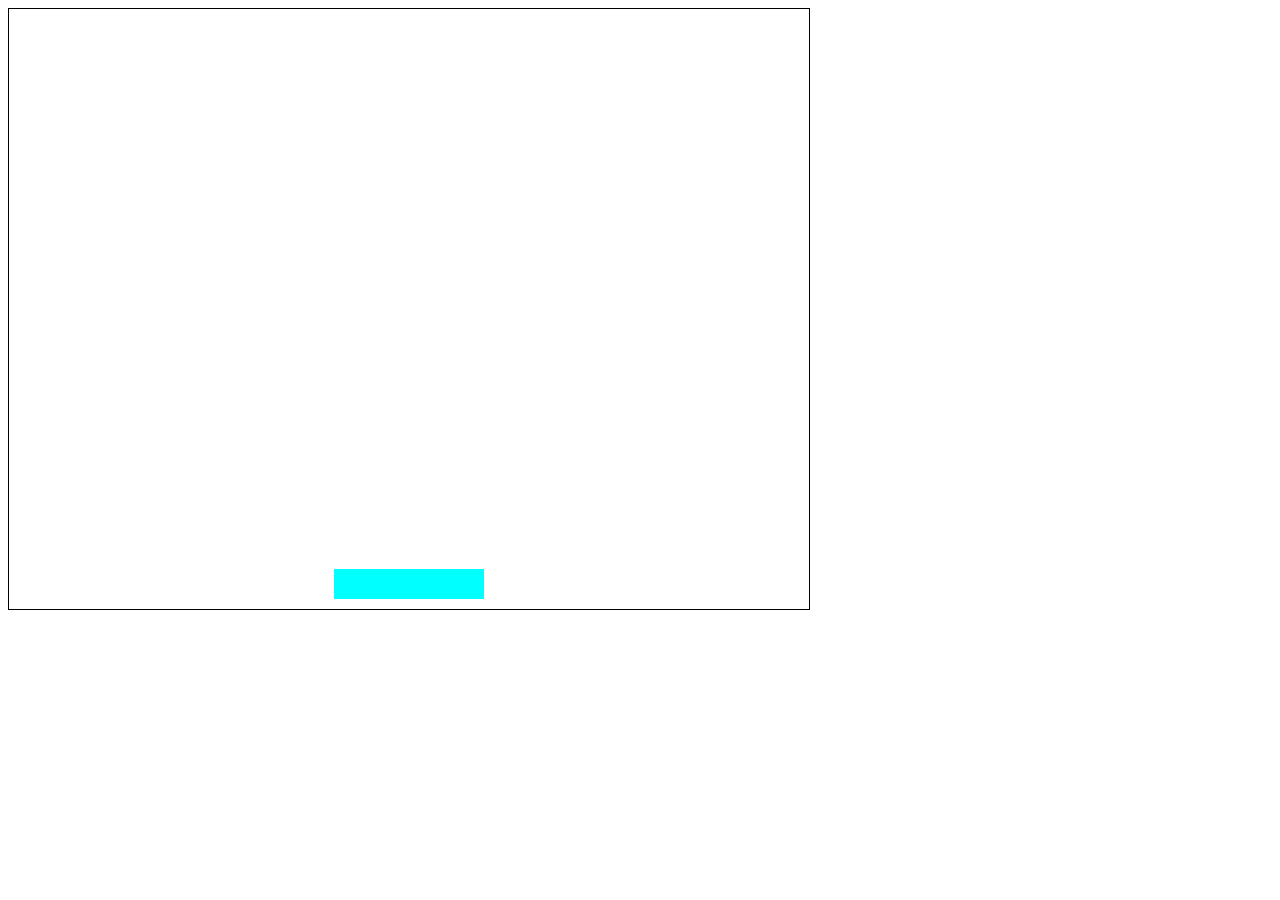
<file: Games/IntroGame/index.html>
<!DOCTYPE html>
<html lang="en">
<head>
    <meta charset="UTF-8">
    <meta name="viewport" content="width=device-width, initial-scale=1.0">
    <title>GameIntro</title>
    <style>
        #gameScreen{
            border: 1px solid black;
        }
    </style>
</head>
<body>
    <canvas id="gameScreen" width="800px" height="600px"></canvas>
    <script src="./src/app.js"></script>
</body>
</html>
</file>
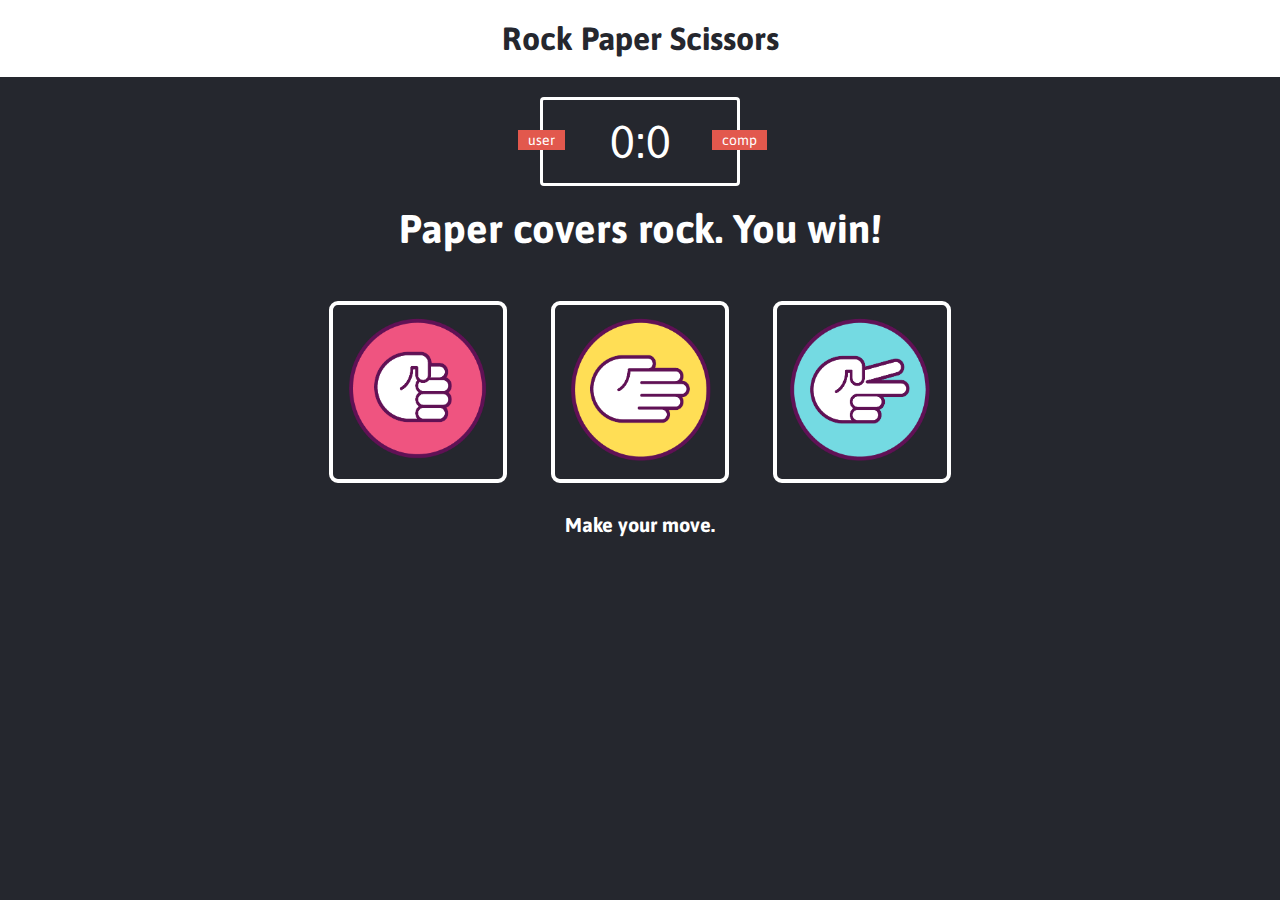
<file: Games/PiedraPapelTijera/index.html>
<!DOCTYPE html>
<html lang="en">
<head>
    <meta charset="UTF-8">
    <meta name="viewport" content="width=device-width, initial-scale=1.0">
    <title>Rock-paper-scissors</title>
    <link rel="stylesheet" href="style.css">
</head>
<body>
    <header>
        <h1>Rock Paper Scissors</h1>
    </header>

    <div class="score-board">
        <div id="user-label" class="badge">user</div>
        <div id="computer-label" class="badge">comp</div>
        <span id="user-score">0</span>:<span id="computer-score">0</span>
    </div>

    <div class="result">
        <p>Paper covers rock. You win!</p>
    </div>

    <div class="choices">
        <div class="choice" id="r">
            <img src="images/rock.png" style="height: 150px; width: 150px;" alt="rock">
        </div>
        <div class="choice" id="p">
            <img src="images/paper--left.png" style="height: 150px; width: 150px;" alt="paper">
        </div>
        <div class="choice" id="s">
            <img src="images/scissors.png" style="height: 150px; width: 150px;" alt="scissors">
        </div>
    </div>

    <p id="action-message">Make your move.</p>
    <script src="logic.js" charset="utf-8"></script>
</body>
</html>
</file>
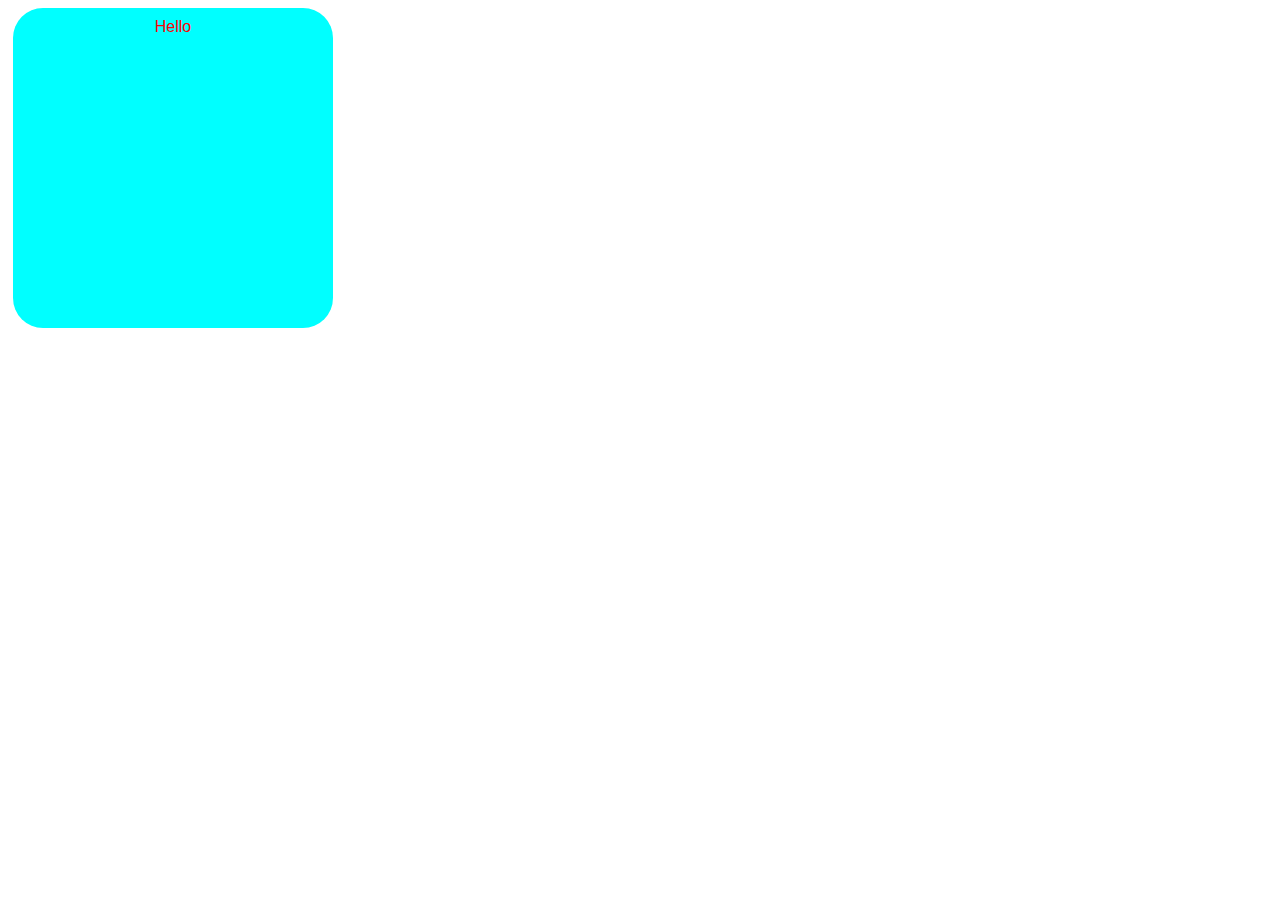
<file: Games/PirateRoad/main.html>
<!DOCTYPE html>
<html lang="en">
<head>
    <meta charset="UTF-8">
    <meta name="viewport" content="width=device-width, initial-scale=1.0">
    <link rel="stylesheet" href="style.css">
    <title>Pirate Road</title>
</head>
<body>
    <div class="status">Hello</div>
</body>
</html>
</file>
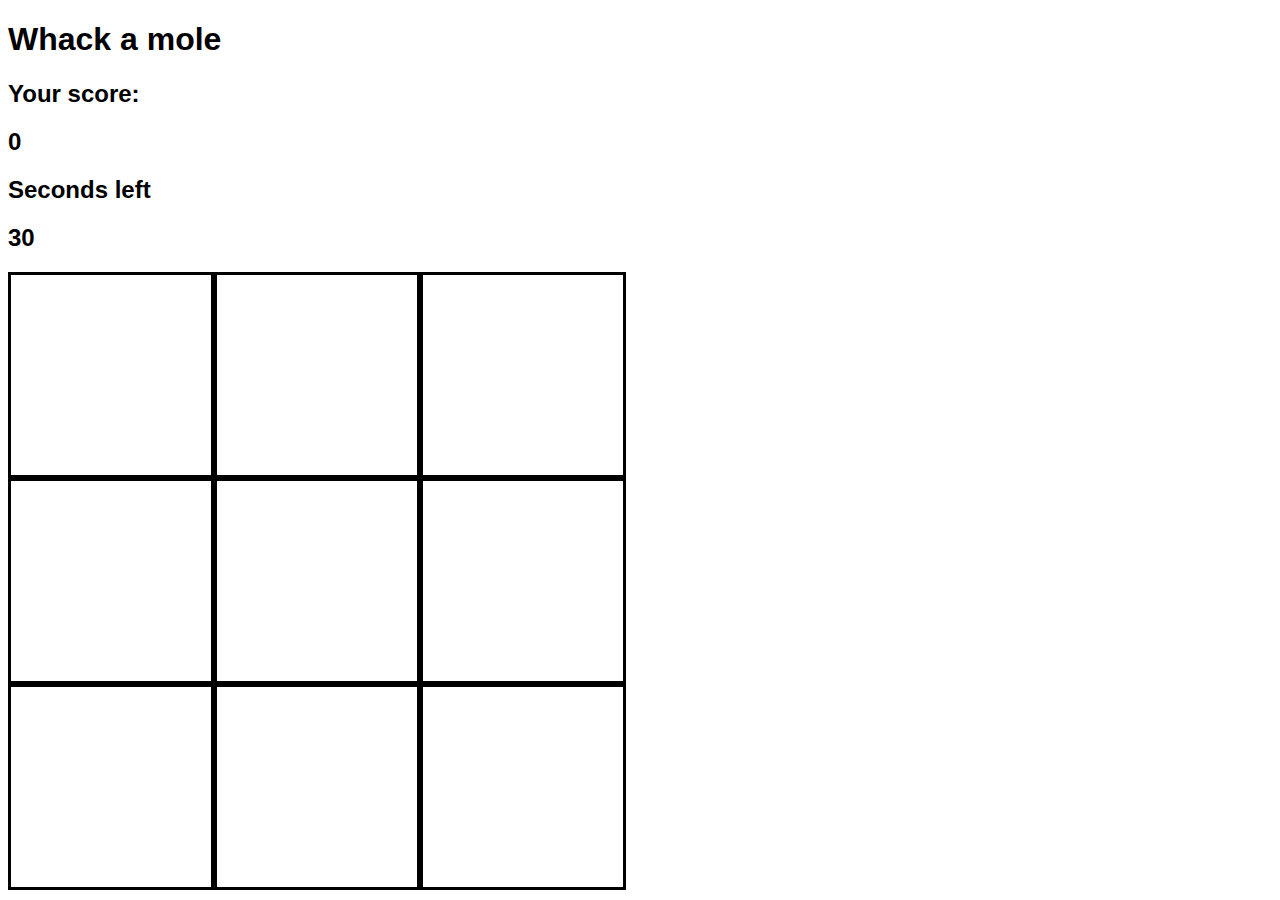
<file: Games/Whacka-mole/game.html>
<!DOCTYPE html>
<html lang="en">
<head>
    <meta charset="UTF-8">
    <meta name="viewport" content="width=device-width, initial-scale=1.0">
    <link rel="stylesheet" href="style.css">
    <title>Whack a mole</title>
</head>
<body>

    <h1>Whack a mole</h1>
    <h2>Your score:</h2>
    <h2 id="score">0</h2>

    <h2>Seconds left</h2>
    <h2 id="time-left">30</h2>

    <div class="grid">
        <div class="square" id="1"></div>
        <div class="square" id="2"></div>
        <div class="square" id="3"></div>
        <div class="square" id="4"></div>
        <div class="square" id="5"></div>
        <div class="square" id="6"></div>
        <div class="square" id="7"></div>
        <div class="square" id="8"></div>
        <div class="square" id="9"></div>
    </div>

</body>
<script src="app.js" charset="utf-8"></script>
</html>
</file>
<file: Games/PiedraPapelTijera/style.css>
@import url('https://fonts.googleapis.com/css2?family=Asap&display=swap');
* {
    margin:0;
    padding: 0;
    box-sizing: border-box;
}

body {
    background-color: #25272E;
}

header{
    background: white;
    padding: 20px;
}

header > h1{
    color: #25272E;
    text-align: center;
    font-family: 'Asap', sans-serif;
}

.score-board {
    margin: 20px auto;
    border: 3px solid white;
    border-radius: 4px;
    text-align: center;
    width: 200px;
    color:white;
    font-size: 46px;
    padding: 15px 20px;
    font-family: 'Asap',sans-serif;
    position: relative;
}

.badge {
    background: #E2584D;
    color: white;
    font-size: 14px;
    padding: 2px 10px;
    font-family: 'Asap',sans-serif;
}

#user-label {
    position: absolute;
    top: 30px;
    left: -25px;
}

#computer-label {
    position: absolute;
    top: 30px;
    right: -30px;
}

.result {
    font-size: 40px;
    color: white;
}

.result > p {
    text-align: center;
    font-weight: bold;
    font-family: 'Asap',sans-serif;
}

.choices {
    text-align: center;
    margin-top: 50px;
}

.choice {
    border: 4px solid white;
    border-radius: 5%;
    margin: 0 20px;
    display: inline-block;
    padding: 10px;
    transition: all 0.3s ease;
}

.choice:hover {
    cursor: pointer;
    background: #34373e;
}

#action-message {
    text-align: center;
    color: white;
    font-family: 'Asap', sans-serif;
    font-weight: bold;
    font-size: 20px;
    margin-top: 30px;
}
</file>
<file: Games/PirateRoad/style.css>
.status{
    color: red;
    width: 300px;
    height: 300px;
    margin: 5px;
    padding: 10px;
    border: 5px;
    border-color: blue;
    border-radius: 30px;
    font-family: Arial, Helvetica, sans-serif;
    background-color: aqua;
    align-items: center;
    text-align: center;
}
</file>
<file: Games/Whacka-mole/style.css>
body{
    font-family: Arial, Helvetica, sans-serif;
}

.square{
    width: 200px;
    height: 200px;
    border-style: solid;
    border-color: black;
}

.grid{
    display: flex;
    flex-flow: row wrap;
    justify-content: center;
    align-content: center;
    width: 618px;
    height: 618px;
}

.mole{
    background-image: url('githublogo.png');
    background-size: cover;
}
</file>
